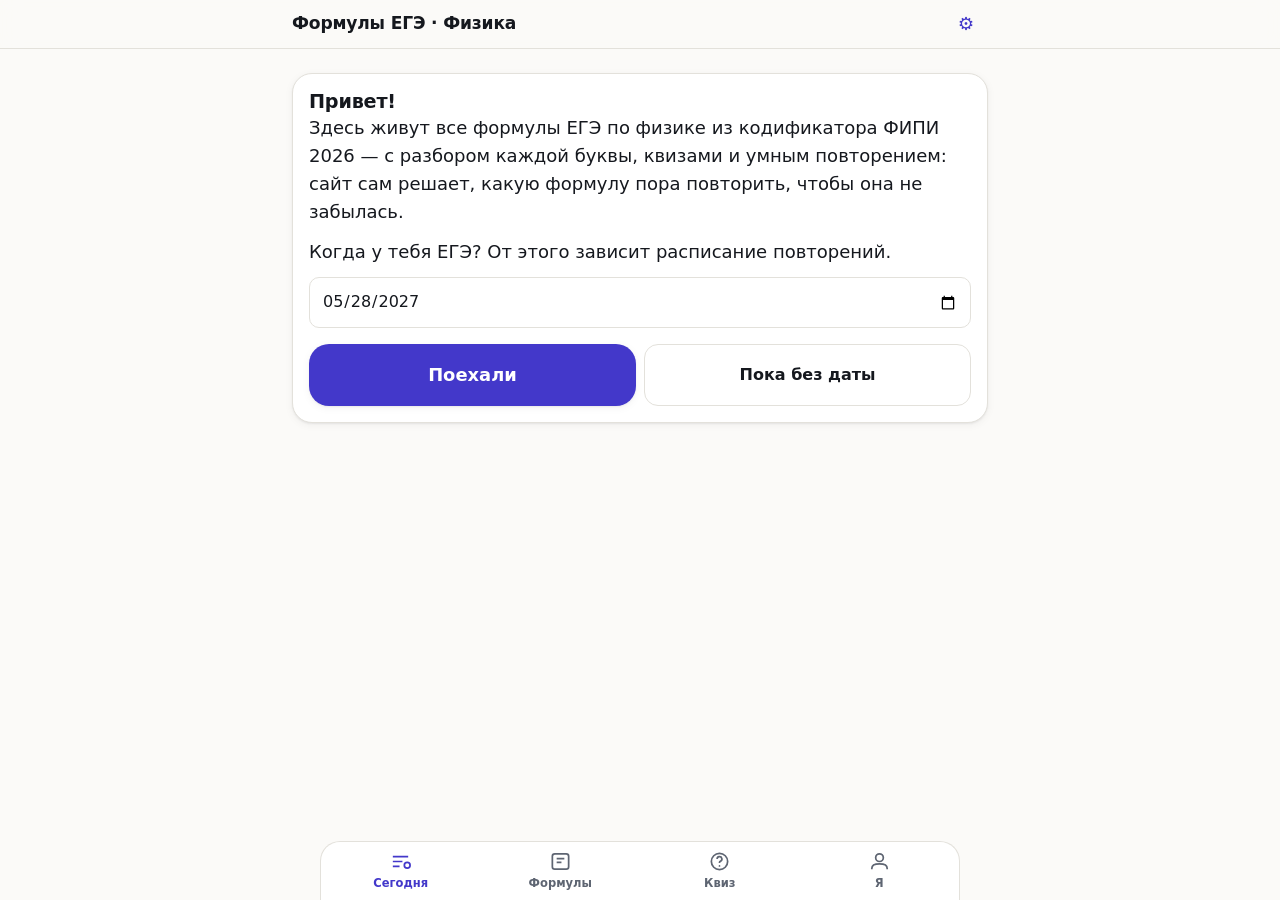
<file: index.html>
<!doctype html>
<html lang="ru" class="no-js">
<head>
<meta charset="utf-8">
<!-- viewport-fit=cover — чтобы содержимое уходило под вырез камеры, а отступы дал env(safe-area-*) -->
<meta name="viewport" content="width=device-width, initial-scale=1, viewport-fit=cover">
<script>document.documentElement.className = 'js';</script>
<title>Формулы ЕГЭ · Физика</title>
<meta name="description" content="Тренажёр формул ЕГЭ по физике: все формулы кодификатора ФИПИ 2026 с разбором каждой буквы, квизы по темам и карточки умного повторения. Работает без интернета.">
<meta name="theme-color" content="#fbfaf8" media="(prefers-color-scheme: light)">
<meta name="theme-color" content="#111317" media="(prefers-color-scheme: dark)">
<meta name="color-scheme" content="light dark">
<meta name="apple-mobile-web-app-capable" content="yes">
<meta name="apple-mobile-web-app-title" content="Формулы">
<link rel="manifest" href="manifest.webmanifest">
<link rel="icon" href="assets/icon.svg" type="image/svg+xml">
<link rel="apple-touch-icon" href="assets/icon-192.png">
<link rel="stylesheet" href="vendor/katex-0.19.0.min.css">
<link rel="stylesheet" href="css/style.css">
</head>
<body>

<a class="skip" href="#main">Перейти к содержимому</a>

<header class="top">
  <div class="wrap top-in">
    <button type="button" class="back needs-js hide" id="back">← Назад</button>
    <h1 id="title">Формулы ЕГЭ · Физика</h1>
    <span class="spacer"></span>
    <a class="btn btn-sm btn-ghost needs-js" href="#/ya" aria-label="Настройки и прогресс">⚙</a>
  </div>
</header>

<main id="main" class="wrap">

  <!-- ———————————— Сегодня ———————————— -->
  <section class="screen needs-js" id="s-today" aria-labelledby="h-today">
    <h2 id="h-today" class="vh">Сегодня</h2>
    <div id="today-body"></div>
  </section>

  <!-- ———————————— Темы ———————————— -->
  <section class="screen nojs-show" id="s-topics" aria-labelledby="h-topics">
    <h2 id="h-topics" class="vh">Темы</h2>
    <div id="topics-body">
      <!-- prerender:topics -->
<div class="card"><p>Это тренажёр формул ЕГЭ по физике. Карточки повторения и квизы работают с JavaScript, а весь справочник — <a href="spravochnik.html">на отдельной странице</a>, её можно распечатать как шпаргалку.</p></div><h3 class="sec-title">1. Механика</h3><a class="tile" href="spravochnik.html#t-kinematika"><span class="head"><span class="code">1.1</span><span class="name">Кинематика</span></span><span class="about">Как описать движение, не спрашивая почему оно такое.</span><span class="meta">21 формул и определений</span></a><a class="tile" href="spravochnik.html#t-dinamika"><span class="head"><span class="code">1.2</span><span class="name">Динамика</span></span><span class="about">Почему тела движутся именно так: силы и законы Ньютона.</span><span class="meta">12 формул и определений</span></a><a class="tile" href="spravochnik.html#t-statika"><span class="head"><span class="code">1.3</span><span class="name">Статика</span></span><span class="about">Когда тело не двигается: рычаг, давление, сила Архимеда.</span><span class="meta">скоро добавим</span></a><a class="tile" href="spravochnik.html#t-sohranenie"><span class="head"><span class="code">1.4</span><span class="name">Законы сохранения в механике</span></span><span class="about">Импульс и энергия: что не исчезает и чем это удобно.</span><span class="meta">скоро добавим</span></a><a class="tile" href="spravochnik.html#t-kolebaniya"><span class="head"><span class="code">1.5</span><span class="name">Механические колебания и волны</span></span><span class="about">Маятники, периоды, длина волны.</span><span class="meta">скоро добавим</span></a><h3 class="sec-title">2. Молекулярная физика. Термодинамика</h3><a class="tile" href="spravochnik.html#t-mkt"><span class="head"><span class="code">2.1</span><span class="name">Молекулярная физика</span></span><span class="about">Газ как куча молекул: давление, температура, уравнение состояния.</span><span class="meta">скоро добавим</span></a><a class="tile" href="spravochnik.html#t-termodinamika"><span class="head"><span class="code">2.2</span><span class="name">Термодинамика</span></span><span class="about">Тепло и работа: нагрев, плавление, первый закон, КПД.</span><span class="meta">скоро добавим</span></a><h3 class="sec-title">3. Электродинамика</h3><a class="tile" href="spravochnik.html#t-elektropole"><span class="head"><span class="code">3.1</span><span class="name">Электрическое поле</span></span><span class="about">Заряды, поле, потенциал, конденсатор.</span><span class="meta">скоро добавим</span></a><a class="tile" href="spravochnik.html#t-tok"><span class="head"><span class="code">3.2</span><span class="name">Законы постоянного тока</span></span><span class="about">Ток, сопротивление, закон Ома, мощность.</span><span class="meta">скоро добавим</span></a><a class="tile" href="spravochnik.html#t-magnitnoe"><span class="head"><span class="code">3.3</span><span class="name">Магнитное поле</span></span><span class="about">Сила Ампера, сила Лоренца, движение заряда по окружности.</span><span class="meta">скоро добавим</span></a><a class="tile" href="spravochnik.html#t-indukciya"><span class="head"><span class="code">3.4</span><span class="name">Электромагнитная индукция</span></span><span class="about">Магнитный поток, ЭДС индукции, правило Ленца, индуктивность.</span><span class="meta">скоро добавим</span></a><a class="tile" href="spravochnik.html#t-emkolebaniya"><span class="head"><span class="code">3.5</span><span class="name">Электромагнитные колебания и волны</span></span><span class="about">Колебательный контур, формула Томсона, свойства электромагнитных волн.</span><span class="meta">скоро добавим</span></a><a class="tile" href="spravochnik.html#t-optika"><span class="head"><span class="code">3.6</span><span class="name">Оптика</span></span><span class="about">Отражение, преломление, линзы, интерференция и дифракция.</span><span class="meta">скоро добавим</span></a><h3 class="sec-title">4. Квантовая физика</h3><a class="tile" href="spravochnik.html#t-dualizm"><span class="head"><span class="code">4.1</span><span class="name">Корпускулярно-волновой дуализм</span></span><span class="about">Фотон, фотоэффект, давление света.</span><span class="meta">скоро добавим</span></a><a class="tile" href="spravochnik.html#t-atom"><span class="head"><span class="code">4.2</span><span class="name">Физика атома</span></span><span class="about">Уровни энергии, излучение и поглощение света атомом.</span><span class="meta">скоро добавим</span></a><a class="tile" href="spravochnik.html#t-yadro"><span class="head"><span class="code">4.3</span><span class="name">Физика атомного ядра</span></span><span class="about">Состав ядра, энергия связи, радиоактивный распад, ядерные реакции.</span><span class="meta">скоро добавим</span></a>
<!-- /prerender:topics -->
    </div>
  </section>

  <!-- ———————————— Одна тема ———————————— -->
  <section class="screen needs-js" id="s-topic"><div id="topic-body"></div></section>

  <!-- ———————————— Одна формула ———————————— -->
  <section class="screen needs-js" id="s-formula"><div id="formula-body"></div></section>

  <!-- ———————————— Повторение ———————————— -->
  <section class="screen needs-js" id="s-session"><div id="session-body"></div></section>

  <!-- ———————————— Квиз ———————————— -->
  <section class="screen needs-js" id="s-quiz"><div id="quiz-body"></div></section>

  <!-- ———————————— Я: прогресс и настройки ———————————— -->
  <section class="screen needs-js" id="s-me"><div id="me-body"></div></section>

  <noscript>
    <div class="card">
      <h2>Нужен JavaScript</h2>
      <p>Карточки повторения и квизы работают только с включённым JavaScript.
         А <a href="spravochnik.html">весь справочник формул</a> открывается и без него —
         его же можно распечатать как шпаргалку.</p>
    </div>
  </noscript>

</main>

<nav class="nav needs-js" aria-label="Главное меню">
  <a href="#/" data-nav="today">
    <svg viewBox="0 0 24 24" fill="none" stroke="currentColor" stroke-width="1.8" aria-hidden="true"><path d="M4 7h16M4 12h10M4 17h7"/><circle cx="19" cy="16" r="3"/></svg>
    Сегодня<span class="dot hide" id="nav-dot">0</span>
  </a>
  <a href="#/temy" data-nav="topics">
    <svg viewBox="0 0 24 24" fill="none" stroke="currentColor" stroke-width="1.8" aria-hidden="true"><rect x="3.5" y="4" width="17" height="16" rx="2.5"/><path d="M8 9h8M8 13h5"/></svg>
    Формулы
  </a>
  <a href="#/kviz" data-nav="quiz">
    <svg viewBox="0 0 24 24" fill="none" stroke="currentColor" stroke-width="1.8" aria-hidden="true"><circle cx="12" cy="12" r="8.5"/><path d="M9.5 9.5a2.5 2.5 0 1 1 3.4 2.3c-.6.3-.9.8-.9 1.4v.3"/><circle cx="12" cy="16.6" r=".9" fill="currentColor" stroke="none"/></svg>
    Квиз
  </a>
  <a href="#/ya" data-nav="me">
    <svg viewBox="0 0 24 24" fill="none" stroke="currentColor" stroke-width="1.8" aria-hidden="true"><path d="M4 20v-1c0-3 3.6-4.5 8-4.5s8 1.5 8 4.5v1"/><circle cx="12" cy="8" r="4"/></svg>
    Я
  </a>
</nav>

<!-- данные: сразу только короткий список формул и темы, сами темы догружаются по надобности -->
<script src="data/topics.js"></script>
<script src="data/index.js"></script>
<script src="js/srs.js"></script>
<script src="js/store.js"></script>
<script src="js/quizgen.js"></script>
<script src="js/data.js"></script>
<script src="js/render.js"></script>
<script src="js/app.js"></script>
</body>
</html>
</file>
<file: css/style.css>
/* «Формулы ЕГЭ · Физика» — оформление. Сначала телефон, потом широкий экран.
   Порядок: 1 токены · 2 основа · 3 оболочка и нижняя панель · 4 кнопки
   · 5 экран «Сегодня» · 6 темы · 7 карточка формулы · 8 повторение · 9 квиз
   · 10 прогресс и настройки · 11 математика KaTeX · 12 печать · 13 меньше движения */

/* ---------- 1. Токены ---------- */
:root {
  color-scheme: light dark;

  /* светлая тема по умолчанию: учатся днём */
  --bg: #fbfaf8;          /* фон страницы, тёплая бумага */
  --surface: #ffffff;     /* карточки */
  --surface-2: #f3f2ef;   /* вторичные плашки */
  --line: #e3e1db;        /* тонкие границы */
  --text: #15181e;        /* основной текст */
  --muted: #5e6572;       /* подписи */
  --accent: #4338ca;      /* главный цвет: большая кнопка, номера */
  --accent-soft: #eceafb; /* фон под акцентом */
  --on-accent: #ffffff;
  --ok: #15803d;          /* «знаю», верный ответ */
  --ok-soft: #e7f6ec;
  --hard: #b45309;        /* «с трудом» */
  --hard-soft: #fdf1e3;
  --bad: #b3261e;         /* «не помню», неверный ответ */
  --bad-soft: #fdecea;

  /* отступы: только эти значения */
  --sp-1: 4px; --sp-2: 8px; --sp-3: 12px; --sp-4: 16px; --sp-5: 24px; --sp-6: 32px; --sp-7: 48px;
  /* скругления: вложенное = внешнее минус отступ */
  --r-1: 6px; --r-2: 10px; --r-3: 14px; --r-4: 20px; --r-full: 999px;

  --gutter: 16px;
  --nav-h: 58px;          /* высота нижней панели без безопасной зоны */
  --shadow-1: 0 1px 2px rgba(16, 20, 28, .06), 0 2px 8px rgba(16, 20, 28, .05);
  --shadow-2: 0 2px 6px rgba(16, 20, 28, .08), 0 12px 28px rgba(16, 20, 28, .10);

  --ease: cubic-bezier(.32, .72, 0, 1);      /* «физическое», для появления */
  --ease-ui: cubic-bezier(.23, 1, .32, 1);   /* быстрое, для нажатий */

  --f-text: system-ui, -apple-system, 'Segoe UI', Roboto, 'Helvetica Neue', Arial, sans-serif;
  --f-ru-math: 'PT Serif', Georgia, 'Times New Roman', serif;  /* кириллица внутри формул */
}

/* тёмная тема: по системе, но её можно переключить вручную через data-theme */
@media (prefers-color-scheme: dark) {
  :root:not([data-theme="light"]) {
    --bg: #111317; --surface: #191c22; --surface-2: #21252d; --line: #2d323c;
    --text: #e9ebf0; --muted: #a0a8b6;
    --accent: #93a4ff; --accent-soft: #23283c; --on-accent: #141726;
    --ok: #6cd38d; --ok-soft: #16281d;
    --hard: #e9ab5e; --hard-soft: #2a2015;
    --bad: #ff8a80; --bad-soft: #2c1a19;
    --shadow-1: 0 1px 2px rgba(0, 0, 0, .4);
    --shadow-2: 0 2px 8px rgba(0, 0, 0, .5), 0 16px 32px rgba(0, 0, 0, .4);
  }
}
:root[data-theme="dark"] {
  --bg: #111317; --surface: #191c22; --surface-2: #21252d; --line: #2d323c;
  --text: #e9ebf0; --muted: #a0a8b6;
  --accent: #93a4ff; --accent-soft: #23283c; --on-accent: #141726;
  --ok: #6cd38d; --ok-soft: #16281d;
  --hard: #e9ab5e; --hard-soft: #2a2015;
  --bad: #ff8a80; --bad-soft: #2c1a19;
  --shadow-1: 0 1px 2px rgba(0, 0, 0, .4);
  --shadow-2: 0 2px 8px rgba(0, 0, 0, .5), 0 16px 32px rgba(0, 0, 0, .4);
}

/* ---------- 2. Основа ---------- */
*, *::before, *::after { box-sizing: border-box; }
html {
  -webkit-text-size-adjust: 100%;
  text-size-adjust: 100%;
  scroll-behavior: smooth;
}
body {
  margin: 0;
  background: var(--bg);
  color: var(--text);
  font: 400 17px/1.55 var(--f-text);
  /* на телефоне нельзя «тянуть» страницу вниз во время повторения */
  overscroll-behavior-y: contain;
  -webkit-tap-highlight-color: transparent;
}
h1, h2, h3 { margin: 0; font-weight: 650; line-height: 1.25; letter-spacing: -.01em; }
h1 { font-size: 1.5rem; }
h2 { font-size: 1.2rem; }
h3 { font-size: 1.02rem; }
p { margin: 0 0 var(--sp-3); }
ul { margin: 0; padding-left: 1.15em; }
li { margin-bottom: var(--sp-1); }
a { color: var(--accent); text-decoration-thickness: 1px; text-underline-offset: 2px; }
small, .small { font-size: .86rem; }
.muted { color: var(--muted); }
.hide { display: none !important; }
/* заголовок, который не виден глазами, но читается экранным диктором.
   display:none тут нельзя: тогда ломается порядок заголовков h1 → h2 → h3 */
.vh {
  position: absolute; width: 1px; height: 1px; padding: 0; margin: -1px;
  overflow: hidden; clip: rect(0 0 0 0); white-space: nowrap; border: 0;
}

/* фокус виден только с клавиатуры */
:focus { outline: none; }
:focus-visible {
  outline: 3px solid var(--accent);
  outline-offset: 2px;
  border-radius: var(--r-1);
}

.skip {
  position: absolute; left: var(--sp-2); top: -100px; z-index: 50;
  padding: var(--sp-2) var(--sp-4); border-radius: var(--r-2);
  background: var(--accent); color: var(--on-accent); font-weight: 600;
}
.skip:focus { top: var(--sp-2); }

/* без JavaScript: прячем всё, что без него не работает, и показываем пререндер */
.no-js .needs-js { display: none !important; }
.no-js .screen.nojs-show { display: block; }
.no-js main.wrap { padding-bottom: var(--sp-6); }

/* ползунки в настройках */
input[type="range"] {
  width: 100%; height: 44px; margin: 0;
  background: none; -webkit-appearance: none; appearance: none;
  touch-action: manipulation;
}
input[type="range"]::-webkit-slider-runnable-track {
  height: 6px; border-radius: var(--r-full); background: var(--surface-2);
}
input[type="range"]::-webkit-slider-thumb {
  -webkit-appearance: none; appearance: none;
  width: 28px; height: 28px; margin-top: -11px; border: 0; border-radius: var(--r-full);
  background: var(--accent); box-shadow: var(--shadow-1);
}
input[type="range"]::-moz-range-track { height: 6px; border-radius: var(--r-full); background: var(--surface-2); }
input[type="range"]::-moz-range-thumb { width: 28px; height: 28px; border: 0; border-radius: var(--r-full); background: var(--accent); }

/* если формула почему-то не нарисовалась — показываем исходник, а не пустоту */
code.plain {
  font: 500 .95em ui-monospace, monospace;
  background: var(--surface-2); padding: 1px 5px; border-radius: var(--r-1);
}

/* ---------- 3. Оболочка и нижняя панель ---------- */
.wrap { width: 100%; max-width: 760px; margin: 0 auto; padding: 0 var(--gutter); }

.top {
  position: sticky; top: 0; z-index: 20;
  background: color-mix(in srgb, var(--bg) 88%, transparent);
  border-bottom: 1px solid var(--line);
  padding-top: env(safe-area-inset-top);
}
@supports (backdrop-filter: blur(8px)) {
  /* на касании размытие заметно тормозит слабые телефоны — только для мыши */
  @media (hover: hover) { .top { backdrop-filter: blur(10px); } }
}
.top-in { display: flex; align-items: center; gap: var(--sp-3); min-height: 48px; }
.top .back {
  flex: none; display: inline-flex; align-items: center; gap: 4px;
  min-height: 40px; padding: 0 var(--sp-2) 0 0;
  color: var(--accent); background: none; border: 0; font: inherit; font-weight: 600;
  cursor: pointer;
}
/* длинное название не должно разгонять шапку на три строки: оно и так есть в заголовке экрана */
.top h1 {
  font-size: 1.07rem; font-weight: 650; min-width: 0;
  white-space: nowrap; overflow: hidden; text-overflow: ellipsis;
}
.top .spacer { flex: 1; }

/* main.wrap, а не просто main: иначе отступ снизу перебивается правилом .wrap
   и последний блок уезжает под нижнюю панель */
main.wrap {
  padding-top: var(--sp-5);
  padding-bottom: calc(var(--nav-h) + env(safe-area-inset-bottom) + var(--sp-6));
}
.screen { display: none; }
.screen.on { display: block; animation: pop .22s var(--ease); }
@keyframes pop { from { opacity: 0; transform: translateY(6px); } }

.nav {
  position: fixed; left: 0; right: 0; bottom: 0; z-index: 30;
  display: grid; grid-template-columns: repeat(4, 1fr);
  background: var(--surface);
  border-top: 1px solid var(--line);
  padding-bottom: env(safe-area-inset-bottom);
}
.nav a {
  display: flex; flex-direction: column; align-items: center; justify-content: center;
  gap: 2px; min-height: var(--nav-h);
  color: var(--muted); text-decoration: none; font-size: .72rem; font-weight: 600;
  touch-action: manipulation; -webkit-user-select: none; user-select: none;
}
.nav a svg { width: 23px; height: 23px; }
.nav a[aria-current="page"] { color: var(--accent); }
.nav a .dot {
  position: absolute; transform: translate(14px, -11px);
  min-width: 17px; height: 17px; padding: 0 4px; border-radius: var(--r-full);
  background: var(--bad); color: #fff; font-size: .64rem; line-height: 17px;
}

/* ---------- 4. Кнопки ---------- */
.btn {
  display: inline-flex; align-items: center; justify-content: center; gap: var(--sp-2);
  min-height: 48px; padding: var(--sp-3) var(--sp-5);
  border: 1px solid var(--line); border-radius: var(--r-3);
  background: var(--surface); color: var(--text);
  font: 600 1rem/1.2 var(--f-text); text-align: center; text-decoration: none;
  cursor: pointer; touch-action: manipulation;
  -webkit-user-select: none; user-select: none;
  transition: transform .12s var(--ease-ui), background .15s var(--ease-ui);
}
.btn:active { transform: scale(.975); }
@media (hover: hover) { .btn:hover { background: var(--surface-2); } }
.btn-wide { width: 100%; }
.btn-main {
  background: var(--accent); color: var(--on-accent); border-color: transparent;
  min-height: 62px; border-radius: var(--r-4); box-shadow: var(--shadow-1);
  font-size: 1.12rem; flex-direction: column; gap: 2px;
}
@media (hover: hover) { .btn-main:hover { background: color-mix(in srgb, var(--accent) 88%, #000); } }
.btn-main .sub { font-size: .82rem; font-weight: 500; opacity: .85; }
.btn-ghost { background: none; border-color: transparent; color: var(--accent); }
.btn-sm { min-height: 38px; padding: var(--sp-2) var(--sp-3); font-size: .88rem; border-radius: var(--r-2); }
/* кнопка в шапке маленькая на вид, но палец должен попадать: держим 44×44 */
.top .btn-sm { min-height: 44px; min-width: 44px; padding: 0; font-size: 1.15rem; }
.btn[disabled] { opacity: .5; pointer-events: none; }
.row { display: flex; gap: var(--sp-2); flex-wrap: wrap; }
.row-2 { display: grid; grid-template-columns: 1fr 1fr; gap: var(--sp-2); }

/* ---------- 5. Экран «Сегодня» ---------- */
.band {
  display: flex; justify-content: space-between; align-items: baseline; gap: var(--sp-3);
  margin-bottom: var(--sp-4); color: var(--muted); font-size: .88rem;
}
.band b { color: var(--text); font-weight: 650; }

.card {
  background: var(--surface); border: 1px solid var(--line); border-radius: var(--r-4);
  padding: var(--sp-4); margin-bottom: var(--sp-3); box-shadow: var(--shadow-1);
}
.card > :last-child { margin-bottom: 0; }

.today-main { margin-bottom: var(--sp-3); }
.linkrow {
  display: flex; align-items: center; justify-content: space-between; gap: var(--sp-3);
  width: 100%; min-height: 56px; padding: var(--sp-3) var(--sp-4);
  background: var(--surface); border: 1px solid var(--line); border-radius: var(--r-3);
  color: inherit; text-decoration: none; font: inherit; text-align: left;
  cursor: pointer; margin-bottom: var(--sp-2); touch-action: manipulation;
}
.linkrow > span:first-child { flex: 1; min-width: 0; }
.linkrow .t { display: block; font-weight: 600; }
.linkrow .n { display: block; color: var(--muted); font-size: .88rem; }
.linkrow::after { content: '→'; color: var(--muted); flex: none; }
@media (hover: hover) { .linkrow:hover { background: var(--surface-2); } }

.bar { height: 8px; border-radius: var(--r-full); background: var(--surface-2); overflow: hidden; }
.bar i { display: block; height: 100%; background: var(--accent); border-radius: inherit; }
.bar.ok i { background: var(--ok); }

.streak { text-align: center; color: var(--muted); font-size: .88rem; margin-top: var(--sp-4); }

/* ---------- 6. Темы ---------- */
.sec-title {
  display: flex; align-items: baseline; gap: var(--sp-2);
  margin: var(--sp-5) 0 var(--sp-2); font-size: .8rem; font-weight: 700;
  letter-spacing: .08em; text-transform: uppercase; color: var(--muted);
}
.sec-title:first-child { margin-top: 0; }
.tile {
  display: block; width: 100%; padding: var(--sp-4);
  background: var(--surface); border: 1px solid var(--line); border-radius: var(--r-3);
  color: inherit; text-decoration: none; text-align: left; margin-bottom: var(--sp-2);
  cursor: pointer; touch-action: manipulation;
}
@media (hover: hover) { .tile:hover { border-color: var(--accent); } }
.tile .head { display: flex; align-items: baseline; gap: var(--sp-2); }
.tile .code { flex: none; color: var(--muted); font-size: .82rem; font-variant-numeric: tabular-nums; }
.tile .name { font-weight: 650; }
.tile .about { color: var(--muted); font-size: .9rem; margin: var(--sp-1) 0 var(--sp-3); }
.tile .meta { display: flex; align-items: center; gap: var(--sp-3); font-size: .82rem; color: var(--muted); }
.tile .meta .bar { flex: 1; }
/* тема, которой ещё нет. Приглушаем фоном, а НЕ прозрачностью:
   от opacity текст становится нечитаемым (это нашла проверка доступности) */
.tile.soon { background: var(--surface-2); border-style: dashed; }
.tile.soon .name, .tile.soon .code { color: var(--muted); }

/* значки уровня и силы памяти */
.tag {
  display: inline-flex; align-items: center; gap: 4px;
  padding: 1px var(--sp-2); border-radius: var(--r-full);
  background: var(--surface-2); color: var(--muted);
  font-size: .72rem; font-weight: 700; letter-spacing: .02em;
}
.tag.bu { background: var(--accent-soft); color: var(--accent); }
.tag.uu { background: var(--hard-soft); color: var(--hard); }
.dots { letter-spacing: 1px; font-size: .78rem; color: var(--ok); flex: none; }
.dots .off { color: var(--line); }

/* список формул внутри темы */
.flist { list-style: none; padding: 0; margin: 0; }
.flist li { margin: 0 0 var(--sp-2); }
.frow {
  display: flex; align-items: center; gap: var(--sp-3); width: 100%;
  padding: var(--sp-3) var(--sp-4); min-height: 64px;
  background: var(--surface); border: 1px solid var(--line); border-radius: var(--r-3);
  color: inherit; text-decoration: none; text-align: left; cursor: pointer;
  touch-action: manipulation;
}
.frow .f { flex: 1; min-width: 0; }
.frow .ftitle { font-size: .88rem; color: var(--muted); margin-bottom: 2px; }
@media (hover: hover) { .frow:hover { border-color: var(--accent); } }

/* ---------- 7. Карточка формулы ---------- */
.fhead { margin-bottom: var(--sp-4); }
.fhead .crumb { display: flex; align-items: center; gap: var(--sp-2); flex-wrap: wrap; margin-bottom: var(--sp-2); }
.fbig {
  background: var(--surface); border: 1px solid var(--line); border-radius: var(--r-4);
  padding: var(--sp-5) var(--sp-3); margin-bottom: var(--sp-3); box-shadow: var(--shadow-1);
}
.fbig .short { margin: var(--sp-4) 0 0; text-align: center; color: var(--muted); font-size: .92rem; }

/* разбор букв: нажал на букву — подсветилась и показалось пояснение */
.vars { list-style: none; padding: 0; margin: 0; }
.vars li { margin-bottom: var(--sp-2); }
.vbtn {
  display: flex; align-items: flex-start; gap: var(--sp-3); width: 100%;
  padding: var(--sp-3); min-height: 52px;
  background: var(--surface); border: 1px solid var(--line); border-radius: var(--r-2);
  color: inherit; font: inherit; text-align: left; cursor: pointer; touch-action: manipulation;
}
.vbtn .sym { flex: none; min-width: 42px; text-align: center; }
.vbtn .f { flex: 1; min-width: 0; }        /* чтобы единица прижалась к правому краю */
.vbtn .nm { display: block; font-weight: 600; }
.vbtn .un { color: var(--accent); font-weight: 600; font-size: .9rem; white-space: nowrap; }
.vbtn .ab { display: none; color: var(--muted); font-size: .9rem; margin-top: var(--sp-1); }
.vbtn[aria-expanded="true"] { border-color: var(--accent); background: var(--accent-soft); }
.vbtn[aria-expanded="true"] .ab { display: block; }
/* подсветка той же буквы внутри большой формулы */
.fbig .lit { background: var(--accent-soft); border-radius: 3px; box-shadow: 0 0 0 2px var(--accent-soft); }

.block { margin-bottom: var(--sp-3); }
.block > h3 { display: flex; align-items: center; gap: var(--sp-2); margin-bottom: var(--sp-2); }
.block > h3 .ic { flex: none; font-size: 1.1em; }
.lw { list-style: none; padding: 0; margin: 0; }
.lw li { position: relative; padding-left: 1.5em; margin-bottom: var(--sp-2); }
.lw li::before { position: absolute; left: 0; font-weight: 700; }
.lw.works li::before { content: '✓'; color: var(--ok); }
.lw.breaks li::before { content: '✕'; color: var(--bad); }

.note { padding: var(--sp-3) var(--sp-4); border-radius: var(--r-2); border-left: 3px solid; }
.note.memo { background: var(--accent-soft); border-color: var(--accent); }
.note.mist { background: var(--bad-soft); border-color: var(--bad); }
.note.sign { background: var(--hard-soft); border-color: var(--hard); }
.note .lab { display: block; font-size: .76rem; font-weight: 700; letter-spacing: .06em;
  text-transform: uppercase; color: var(--muted); margin-bottom: var(--sp-1); }

details.more {
  background: var(--surface); border: 1px solid var(--line); border-radius: var(--r-3);
  padding: 0 var(--sp-4); margin-bottom: var(--sp-2);
}
details.more > summary {
  display: flex; align-items: center; gap: var(--sp-2);
  padding: var(--sp-3) 0; min-height: 48px; font-weight: 600; cursor: pointer;
  list-style: none; touch-action: manipulation;
}
details.more > summary::-webkit-details-marker { display: none; }
details.more > summary::after { content: '+'; margin-left: auto; color: var(--muted); font-size: 1.25rem; }
details.more[open] > summary::after { content: '−'; }
details.more .body { padding-bottom: var(--sp-4); }

.chips { display: flex; flex-wrap: wrap; gap: var(--sp-2); }
.chip {
  display: inline-flex; align-items: center; min-height: 40px; padding: var(--sp-2) var(--sp-3);
  background: var(--surface-2); border: 1px solid var(--line); border-radius: var(--r-full);
  color: inherit; text-decoration: none; font-size: .88rem; font-weight: 600;
  touch-action: manipulation;
}
@media (hover: hover) { .chip:hover { border-color: var(--accent); color: var(--accent); } }

/* мини-график */
.plot { background: var(--surface-2); border-radius: var(--r-2); padding: var(--sp-3); }
.plot svg { display: block; width: 100%; height: auto; max-width: 260px; margin: 0 auto; }
.plot .ax { stroke: var(--muted); stroke-width: 1.5; }
.plot .ln { stroke: var(--accent); stroke-width: 2.5; fill: none; stroke-linecap: round; }
.plot .lb { fill: var(--muted); font: 600 11px var(--f-text); }

/* ---------- 8. Повторение (карточки) ---------- */
.ses { min-height: calc(100dvh - var(--nav-h) - 120px); display: flex; flex-direction: column; }
.ses .prog { display: flex; align-items: center; gap: var(--sp-3); margin-bottom: var(--sp-4); }
.ses .prog .bar { flex: 1; }
.ses .prog .n { font-size: .84rem; color: var(--muted); font-variant-numeric: tabular-nums; }

.fc {
  flex: 1; display: flex; flex-direction: column; justify-content: center;
  gap: var(--sp-4); padding: var(--sp-5) var(--sp-4); text-align: center;
  background: var(--surface); border: 1px solid var(--line); border-radius: var(--r-4);
  box-shadow: var(--shadow-1); margin-bottom: var(--sp-3);
  cursor: pointer; touch-action: manipulation;
}
.fc .ask { color: var(--muted); font-size: .88rem; }
.fc .q { font-size: 1.22rem; font-weight: 650; }
.fc .ans { animation: pop .2s var(--ease); }
.fc .hint { color: var(--muted); font-size: .86rem; }
.fc .vmini { list-style: none; padding: 0; margin: var(--sp-3) 0 0; font-size: .92rem; text-align: left; }
.fc .vmini li { display: flex; gap: var(--sp-2); margin-bottom: var(--sp-1); }
.fc .vmini .un { color: var(--accent); font-weight: 600; margin-left: auto; white-space: nowrap; }

.grades { display: grid; grid-template-columns: repeat(3, 1fr); gap: var(--sp-2); }
.grades .btn { flex-direction: column; gap: 1px; min-height: 64px; font-size: .96rem; }
.grades .btn .k { font-size: .72rem; font-weight: 500; color: var(--muted); }
.grades .again { background: var(--bad-soft); border-color: transparent; color: var(--bad); }
.grades .hard  { background: var(--hard-soft); border-color: transparent; color: var(--hard); }
.grades .know  { background: var(--ok-soft); border-color: transparent; color: var(--ok); }

.done { text-align: center; padding: var(--sp-6) var(--sp-4); }
.done .big { font-size: 2.6rem; line-height: 1; margin-bottom: var(--sp-3); }

/* ---------- 9. Квиз ---------- */
.qz .q { font-size: 1.14rem; font-weight: 650; margin-bottom: var(--sp-4); }
.opts { display: grid; gap: var(--sp-2); margin-bottom: var(--sp-3); }
.opt {
  display: flex; align-items: center; gap: var(--sp-3); width: 100%;
  min-height: 56px; padding: var(--sp-3) var(--sp-4);
  background: var(--surface); border: 1px solid var(--line); border-radius: var(--r-3);
  color: inherit; font: inherit; text-align: left; cursor: pointer; touch-action: manipulation;
}
.opt .k {
  flex: none; width: 26px; height: 26px; border-radius: var(--r-full);
  background: var(--surface-2); color: var(--muted);
  font-size: .8rem; font-weight: 700; display: grid; place-items: center;
}
.opt .tx { flex: 1; min-width: 0; }
@media (hover: hover) { .opt:not([disabled]):hover { border-color: var(--accent); } }
.opt.is-ok { background: var(--ok-soft); border-color: var(--ok); }
.opt.is-bad { background: var(--bad-soft); border-color: var(--bad); }
.opt.is-ok .k { background: var(--ok); color: #fff; }
.opt.is-bad .k { background: var(--bad); color: #fff; }
.opt[disabled] { cursor: default; }
.why { animation: pop .2s var(--ease); }
.qz .numfield {
  display: flex; gap: var(--sp-2); align-items: center; margin-bottom: var(--sp-3);
}
/* 16px у ВСЕХ полей: при меньшем размере телефон приближает страницу, когда в поле тыкают */
input, textarea, select { font-size: 16px; }
input[type="text"], input[type="number"], input[type="date"], textarea, select {
  width: 100%; min-height: 48px; padding: var(--sp-3);
  background: var(--surface); color: var(--text);
  border: 1px solid var(--line); border-radius: var(--r-2);
  font: 400 16px/1.4 var(--f-text);
}
textarea { min-height: 110px; resize: vertical; font-family: ui-monospace, monospace; }

/* ---------- 10. Прогресс и настройки ---------- */
.stats { display: grid; grid-template-columns: 1fr 1fr; gap: var(--sp-2); margin-bottom: var(--sp-3); }
.stat { background: var(--surface); border: 1px solid var(--line); border-radius: var(--r-3); padding: var(--sp-4); }
.stat .v { font-size: 1.7rem; font-weight: 700; line-height: 1.1; font-variant-numeric: tabular-nums; }
.stat .l { color: var(--muted); font-size: .84rem; margin-top: 2px; }

.field { margin-bottom: var(--sp-4); }
.field > label { display: block; font-weight: 600; margin-bottom: var(--sp-2); }
.field .hint { color: var(--muted); font-size: .86rem; margin-top: var(--sp-1); }
.seg { display: flex; gap: 0; border: 1px solid var(--line); border-radius: var(--r-2); overflow: hidden; }
.seg button {
  flex: 1; min-height: 46px; border: 0; background: var(--surface); color: var(--text);
  font: 600 .94rem var(--f-text); cursor: pointer; touch-action: manipulation;
}
.seg button + button { border-left: 1px solid var(--line); }
.seg button[aria-pressed="true"] { background: var(--accent); color: var(--on-accent); }

.spark { display: flex; align-items: flex-end; gap: 2px; height: 56px; }
.spark i { flex: 1; background: var(--accent-soft); border-radius: 2px 2px 0 0; min-height: 2px; }
.spark i.has { background: var(--accent); }

/* плашка «сайт обновился» */
.toast {
  position: fixed; left: var(--gutter); right: var(--gutter);
  bottom: calc(var(--nav-h) + env(safe-area-inset-bottom) + var(--sp-3));
  z-index: 40; display: flex; align-items: center; gap: var(--sp-3);
  padding: var(--sp-3) var(--sp-4); border-radius: var(--r-3);
  background: var(--text); color: var(--bg); box-shadow: var(--shadow-2);
  font-size: .94rem; animation: pop .25s var(--ease);
}
.toast .btn { min-height: 38px; padding: 0 var(--sp-3); background: var(--bg); color: var(--text); border: 0; }

/* ---------- 11. Математика KaTeX ---------- */
/* В шрифтах KaTeX НЕТ кириллицы. Русские индексы (A_вых, F_тр) берут запасной шрифт —
   поэтому дописываем его в конец списка, чтобы они выглядели как в учебнике. */
.katex { font-family: KaTeX_Main, var(--f-ru-math); }
/* длинная формула не должна рвать страницу: даём ей прокрутку внутри себя */
.katex-display {
  margin: 0; overflow-x: auto; overflow-y: hidden;
  padding: 2px 0 6px; scrollbar-width: thin;
}
.fbig .katex-display { font-size: 1.28em; }
.frow .katex, .fc .katex { font-size: 1.06em; }
.opt .katex-display { margin: 0; text-align: left; font-size: 1.05em; }
.vbtn .sym .katex { font-size: 1.1em; }
.m { white-space: nowrap; }   /* строчная формула внутри текста не ломается пополам */

/* ---------- 12. Печать: шпаргалка ---------- */
@media print {
  :root { --bg: #fff; --surface: #fff; --text: #000; --muted: #333; --line: #bbb; --accent: #000; }
  .nav, .top, .skip, .noprint, details.more > summary::after { display: none !important; }
  body { font-size: 11pt; }
  main { padding: 0; }
  .card, .fbig, details.more { box-shadow: none; border: 1px solid var(--line); break-inside: avoid; }
  details.more { padding: 0; }
  details.more[open] > summary { font-weight: 700; }
  .katex-display { overflow: visible; }
  h2 { break-after: avoid; }
  a[href^="#"]::after { content: ''; }
}

/* ---------- 13. «Меньше движения» ---------- */
@media (prefers-reduced-motion: reduce) {
  html { scroll-behavior: auto; }
  *, *::before, *::after {
    animation-duration: .001ms !important; animation-iteration-count: 1 !important;
    transition-duration: .001ms !important;
  }
}

/* ---------- широкий экран: просто просторнее ---------- */
@media (min-width: 720px) {
  :root { --gutter: 32px; }
  body { font-size: 18px; }
  .stats { grid-template-columns: repeat(4, 1fr); }
  .nav { max-width: 760px; left: 50%; transform: translateX(-50%); border-radius: var(--r-4) var(--r-4) 0 0; border: 1px solid var(--line); border-bottom: 0; }
}
</file>
